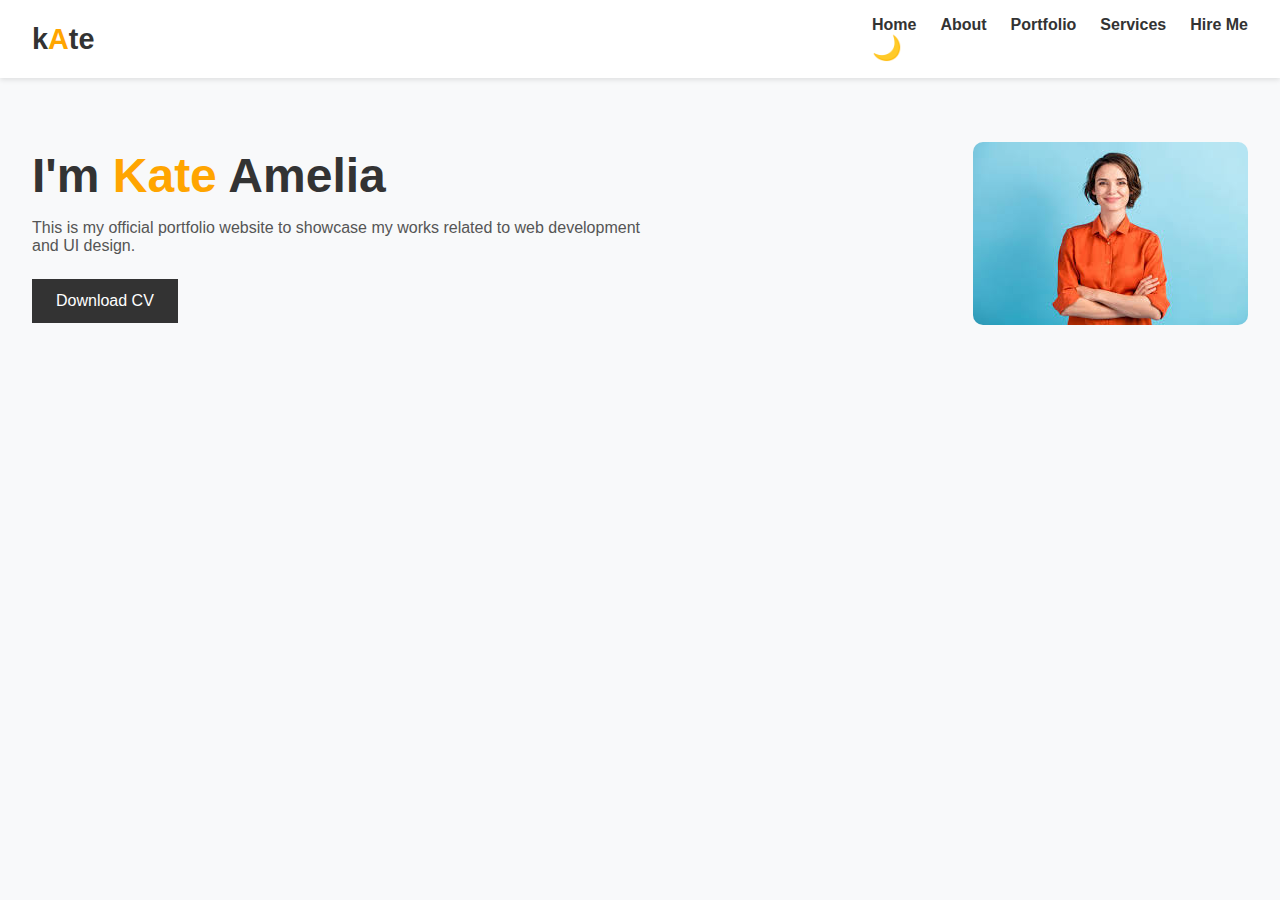
<file: index.html>
<!DOCTYPE html>
<html lang="en">
<head>
  <meta charset="UTF-8">
  <meta name="viewport" content="width=device-width, initial-scale=1.0">
  <title>Portfolio | Kate Amelia</title>
  <link rel="stylesheet" href="./index.css">
</head>
<body>
  <header>
    <div class="container">
      <div class="logo">k<span>A</span>te</div>
      <nav>
        <ul class="nav-links">
          <li><a href="#">Home</a></li>
          <li><a href="#">About</a></li>
          <li><a href="#">Portfolio</a></li>
          <li><a href="#">Services</a></li>
          <li><a href="#">Hire Me</a></li>
        </ul>
        <button id="theme-toggle">🌙</button>
      </nav>
    </div>
  </header>
  <main>
    <section class="intro">
      <div class="content">
        <h1>I'm <span>Kate</span> Amelia</h1>
        <p>
          This is my official portfolio website to showcase my works related to 
          web development and UI design.
        </p>
        <button class="btn">Download CV</button>
      </div>
      <div class="image">
        <img src="./img/images.jfif" alt="Kate Amelia">
      </div>
    </section>
  </main>
  <script src="./index.js"></script>
</body>
</html>
</file>
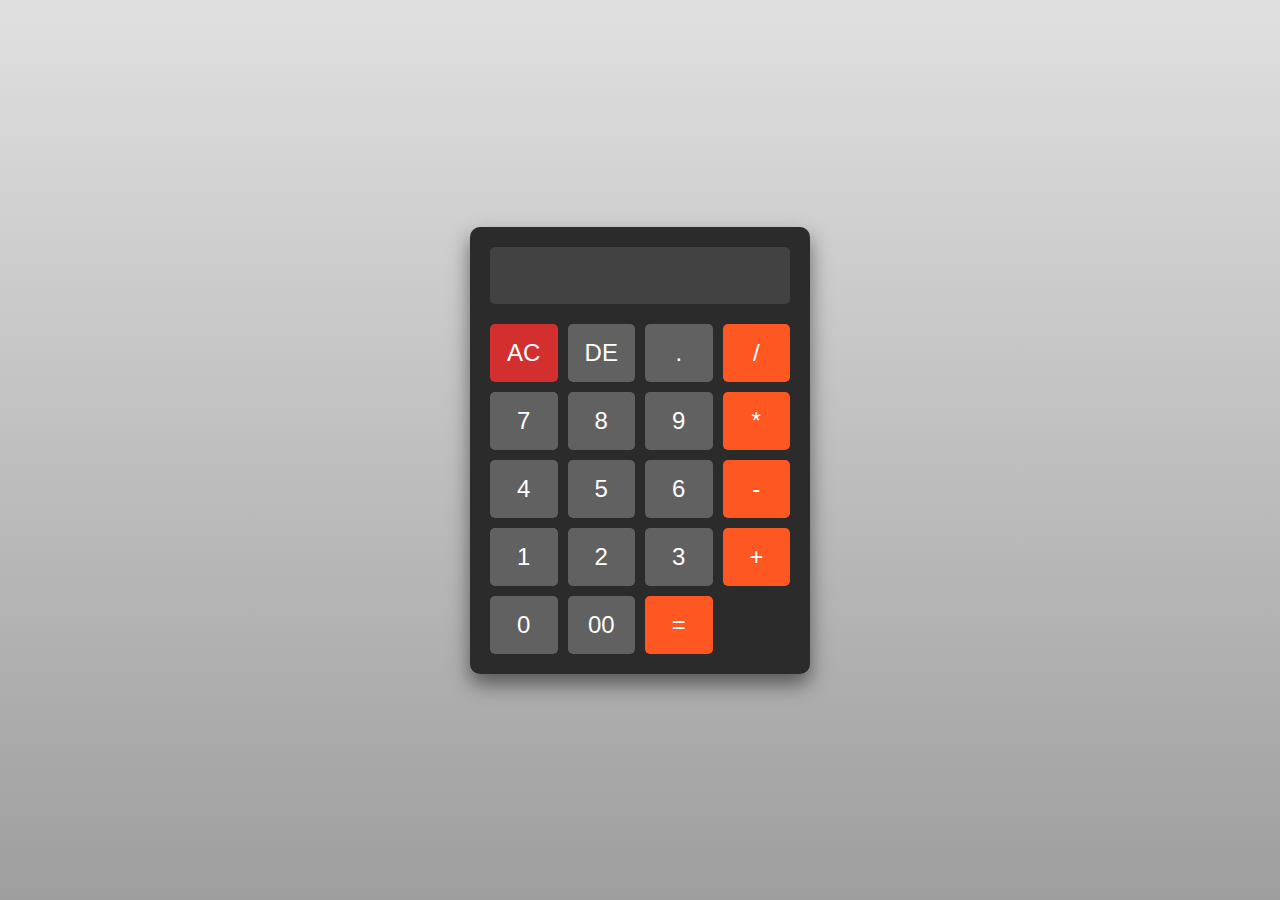
<file: index1.html>
<!DOCTYPE html>
<html lang="en">
<head>
    <meta charset="UTF-8">
    <meta name="viewport" content="width=device-width, initial-scale=1.0">
    <title>Calculator</title>
    <style>
        body {
            display: flex;
            justify-content: center;
            align-items: center;
            height: 100vh;
            background: linear-gradient(to bottom, #e0e0e0, #9e9e9e);
            font-family: Arial, sans-serif;
            margin: 0;
        }

        .calculator {
            width: 300px;
            background: #2b2b2b;
            border-radius: 10px;
            box-shadow: 0 10px 20px rgba(0, 0, 0, 0.5);
            padding: 20px;
        }

        .display {
            background: #424242;
            color: #fff;
            font-size: 2rem;
            border: none;
            border-radius: 5px;
            padding: 10px;
            margin-bottom: 20px;
            text-align: right;
            width: 100%;
            box-sizing: border-box;
        }

        .buttons {
            display: grid;
            grid-template-columns: repeat(4, 1fr);
            gap: 10px;
        }

        .button {
            background: #616161;
            color: #fff;
            border: none;
            border-radius: 5px;
            font-size: 1.5rem;
            padding: 15px;
            text-align: center;
            cursor: pointer;
            transition: background 0.3s;
        }

        .button:hover {
            background: #757575;
        }

        .button.operation {
            background: #ff5722;
        }

        .button.operation:hover {
            background: #e64a19;
        }

        .button.clear {
            background: #d32f2f;
        }

        .button.clear:hover {
            background: #c62828;
        }
    </style>
</head>
<body>
    <div class="calculator">
        <input type="text" class="display" id="display" disabled>
        <div class="buttons">
            <button class="button clear" onclick="clearDisplay()">AC</button>
            <button class="button" onclick="deleteLast()">DE</button>
            <button class="button">.</button>
            <button class="button operation" onclick="appendOperator('/')">/</button>

            <button class="button" onclick="appendNumber(7)">7</button>
            <button class="button" onclick="appendNumber(8)">8</button>
            <button class="button" onclick="appendNumber(9)">9</button>
            <button class="button operation" onclick="appendOperator('*')">*</button>

            <button class="button" onclick="appendNumber(4)">4</button>
            <button class="button" onclick="appendNumber(5)">5</button>
            <button class="button" onclick="appendNumber(6)">6</button>
            <button class="button operation" onclick="appendOperator('-')">-</button>

            <button class="button" onclick="appendNumber(1)">1</button>
            <button class="button" onclick="appendNumber(2)">2</button>
            <button class="button" onclick="appendNumber(3)">3</button>
            <button class="button operation" onclick="appendOperator('+')">+</button>

            <button class="button" onclick="appendNumber(0)">0</button>
            <button class="button" onclick="appendNumber(00)">00</button>
            <button class="button operation" onclick="calculate()">=</button>
        </div>
    </div>

    <script>
        const display = document.getElementById('display');

        function appendNumber(number) {
            display.value += number;
        }

        function appendOperator(operator) {
            const lastChar = display.value.slice(-1);
            if (!['+', '-', '*', '/'].includes(lastChar)) {
                display.value += operator;
            }
        }

        function clearDisplay() {
            display.value = '';
        }

        function deleteLast() {
            display.value = display.value.slice(0, -1);
        }

        function calculate() {
            try {
                display.value = eval(display.value);
            } catch {
                display.value = 'Error';
            }
        }
    </script>
</body>
</html>
</file>
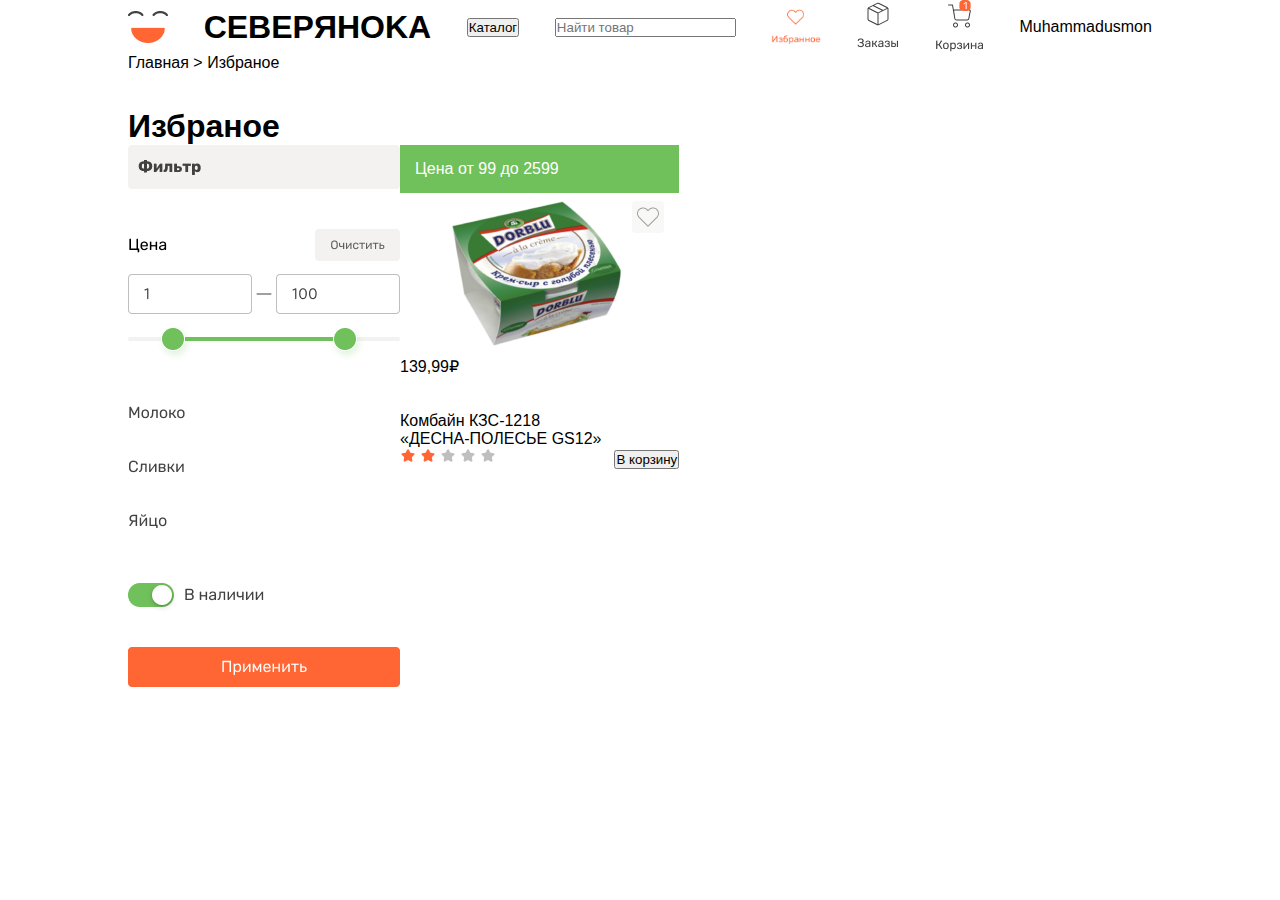
<file: index2.html>
<!DOCTYPE html>
<html lang="en">
<head>
    <meta charset="UTF-8">
    <meta name="viewport" content="width=device-width, initial-scale=1.0">
    <title>Document</title>
    <link rel="stylesheet" href="./index2.css">
</head>
<body>
    <header>
        <section>
            <div class="container">
                <nav class="nav"> <!-- Added the "nav" class -->
                    <img src="./img/Group (6).png" alt="">
                    <h1>CEBEPЯHOKA</h1>
                    <button class="btn1">Каталог</button>
                    <input type="text" placeholder="Найти товар">
                    <img src="./img/MainMenu.png" alt="">
                    <img src="./img/MainMenu (1).png" alt="">
                    <img src="./img/MainMenu (2).png" alt="">
                    <p>Muhammadusmon</p>
                </nav>
            </div>
        </section>
       

        <section>
            <div class="container1">
                <div class="general">
                    <p class="p1">Главная > Избраное</p>
                    <br><br>
                    <h1 class="h1__1">Избраное</h1>
                  <div class="div9">
                    <div class="div__1">
                        <img src="./img/Frame 27.png" alt="">
                       </div>
                       <div class="div__2">
                        <p class="P__6">Цена от 99 до 2599</p>
                        <img src="./img/img.png" alt="">
                        <p>139,99₽</p>
                        <br><br>
                        <p>Комбайн КЗС-1218 <br> «ДЕСНА-ПОЛЕСЬЕ GS12»</p>
                        <img src="./img/rating.png" alt="">
                        <button>В корзину</button>
                       </div>
                  </div>
                </div>
            </div>
        </section>
    </header>
</body>
</html>
</file>
<file: index.css>
/* style.css */
* {
    margin: 0;
    padding: 0;
    box-sizing: border-box;
  }
  
  body {
    font-family: Arial, sans-serif;
    color: #333;
    background-color: #f8f9fa;
    transition: background-color 0.3s, color 0.3s;
  }
  
  header {
    background-color: #fff;
    box-shadow: 0 2px 5px rgba(0, 0, 0, 0.1);
    padding: 1rem 2rem;
    position: sticky;
    top: 0;
    z-index: 1000;
  }
  
  .container {
    display: flex;
    justify-content: space-between;
    align-items: center;
  }
  
  .logo {
    font-size: 1.8rem;
    font-weight: bold;
  }
  
  .logo span {
    color: orange;
  }
  
  .nav-links {
    display: flex;
    gap: 1.5rem;
    list-style: none;
  }
  
  .nav-links a {
    text-decoration: none;
    color: #333;
    font-weight: bold;
    transition: color 0.3s;
  }
  
  .nav-links a:hover {
    color: orange;
  }
  
  #theme-toggle {
    background: none;
    border: none;
    font-size: 1.5rem;
    cursor: pointer;
  }
  
  .intro {
    display: flex;
    justify-content: space-between;
    align-items: center;
    padding: 4rem 2rem;
  }
  
  .intro .content {
    max-width: 50%;
  }
  
  .intro h1 {
    font-size: 3rem;
    margin-bottom: 1rem;
  }
  
  .intro h1 span {
    color: orange;
  }
  
  .intro p {
    font-size: 1rem;
    margin-bottom: 1.5rem;
    color: #555;
  }
  
  .btn {
    padding: 0.8rem 1.5rem;
    background-color: #333;
    color: #fff;
    border: none;
    cursor: pointer;
    font-size: 1rem;
    transition: background-color 0.3s;
  }
  
  .btn:hover {
    background-color: orange;
  }
  
  .intro .image img {
    max-width: 400px;
    border-radius: 10px;
  }
  
  body.dark-mode {
    background-color: #121212;
    color: #f8f9fa;
  }
  
  body.dark-mode header {
    background-color: #1e1e1e;
  }
  
  body.dark-mode .nav-links a {
    color: #f8f9fa;
  }
  
  body.dark-mode .btn {
    background-color: orange;
    color: #121212;
  }
</file>
<file: index2.css>
/* *{
    margin: 0;
    padding: 0;
    list-style: none;
    text-decoration: none;
}
body {
   display: flex;
   flex-direction: column;
    box-sizing: border-box;
}

.container {
    width: 80%;
    margin: 0 auto;
    
}
.nav{
    display: flex;
    justify-content: space-between;
    align-items: center;
    gap: 15px;
}
.container1{
    width: 80%;
    margin: 0 auto;
}
.h1__1{
font-family: Rubik;
font-size: 64px;
font-weight: 700;
line-height: 96px;
text-align: left;


}
.div__2{
    display: flex;
    gap: 40px;
}
.btn2{
    background-color: #FF6633;
    color: #fff;
    padding: 15px;
    width: 250px;
}
.general{
    display: flex;
}
 */
 * {
    margin: 0;
    padding: 0;
    list-style: none;
    text-decoration: none;
    box-sizing: border-box;
}

body {
    font-family: Arial, sans-serif;
    display: flex;
    flex-direction: column;
}

.container, .container1 {
    width: 80%;
    margin: 0 auto;
}

.nav {
    display: flex;
    justify-content: space-between;
    align-items: center;
    gap: 15px;
}

.nav-icons {
    display: flex;
    gap: 10px;
}

.nav img {
    max-width: 50px;
    height: auto;
}

.breadcrumb {
    font-size: 14px;
    color: #555;
    margin-bottom: 10px;
}

.page-title {
    font-size: 48px;
    font-weight: bold;
    margin-bottom: 20px;
}

.filter {
    display: flex;
    flex-direction: column;
    gap: 20px;
}

.price-range {
    font-size: 18px;
    color: #333;
}
.div9{
    
    display: flex
    
}
.P__6{
    background-color: #70C05B;
    color: #fff;
    padding: 15px;
}
</file>
